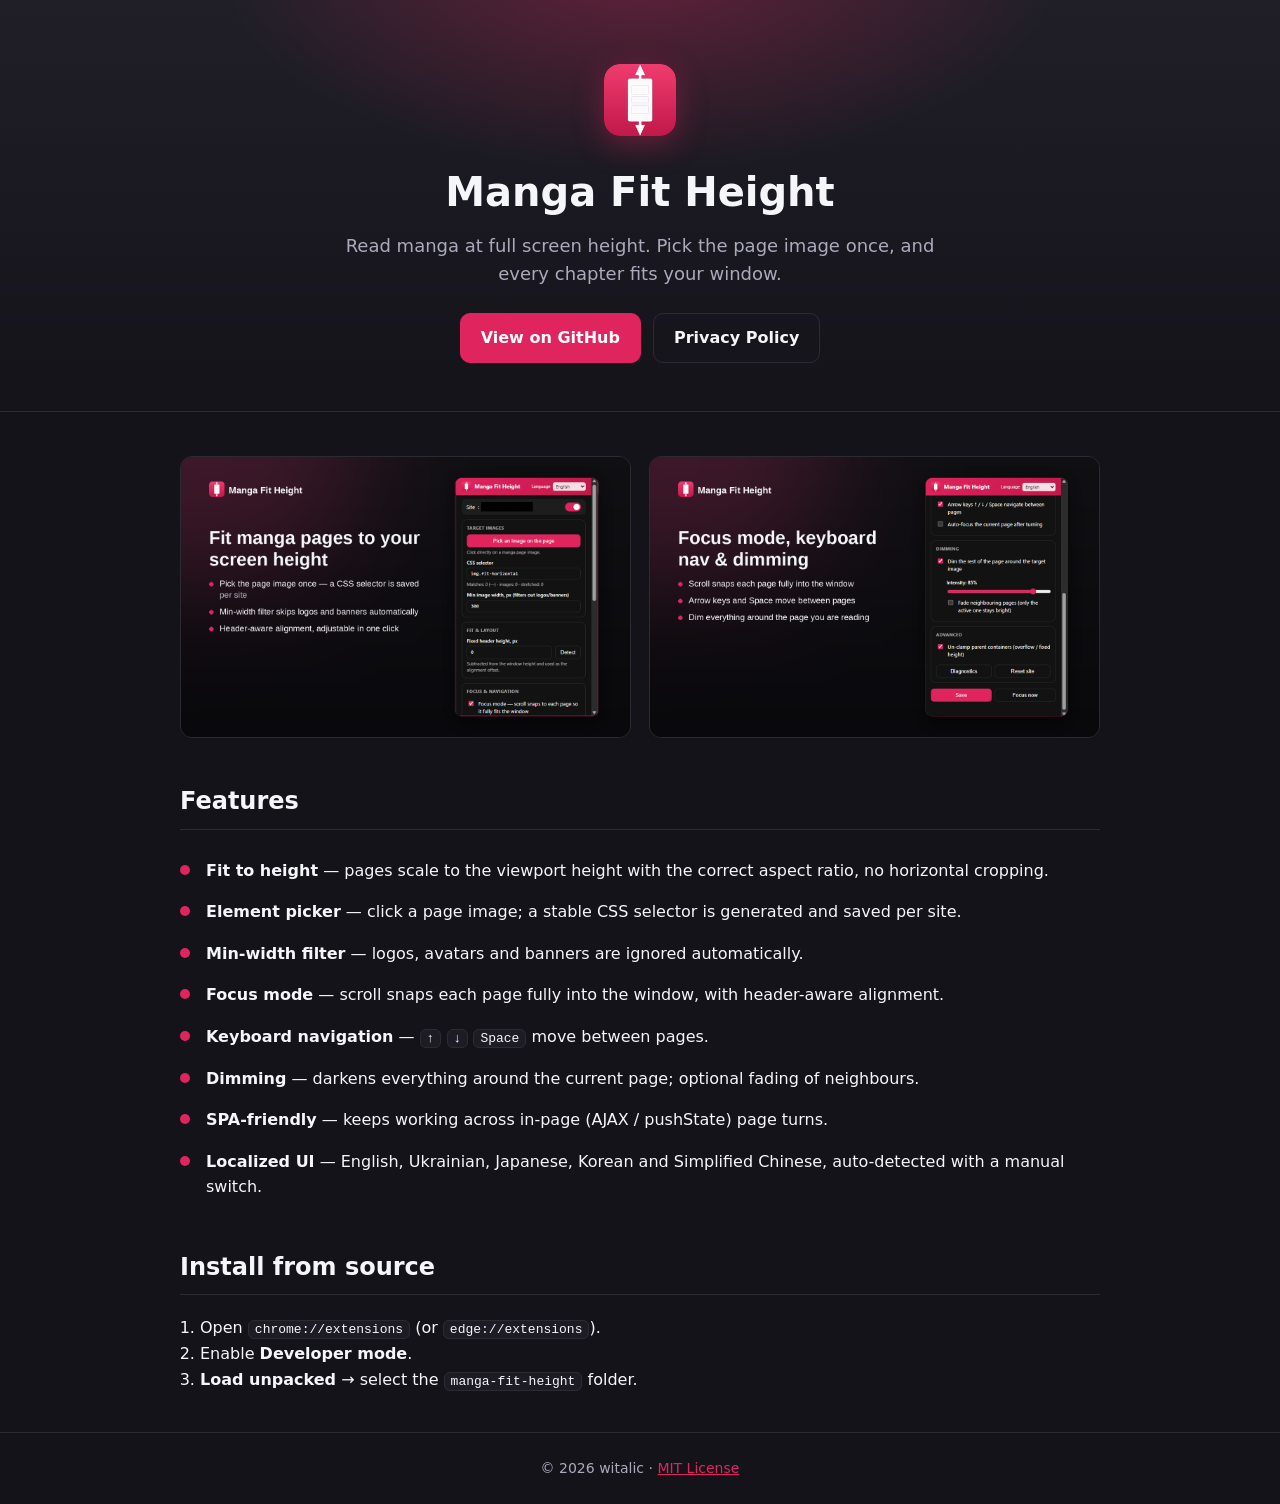
<file: docs/index.html>
<!DOCTYPE html>
<html lang="en">
  <head>
    <meta charset="utf-8" />
    <meta name="viewport" content="width=device-width, initial-scale=1" />
    <title>Manga Fit Height</title>
    <meta name="description" content="Chrome/Edge extension that fits manga page images to your screen height. Per-site element picker, focus mode, keyboard navigation and dimming." />
    <link rel="icon" href="assets/icon128.png" />
    <link rel="stylesheet" href="style.css" />
  </head>
  <body>
    <header class="hero">
      <div class="wrap">
        <img class="logo" src="assets/icon128.png" alt="Manga Fit Height icon" width="72" height="72" />
        <h1>Manga Fit Height</h1>
        <p class="tag">Read manga at full screen height. Pick the page image once, and every chapter fits your window.</p>
        <div class="cta">
          <a class="btn primary" href="https://github.com/witalic/manga-fit-height">View on GitHub</a>
          <a class="btn" href="privacy.html">Privacy Policy</a>
        </div>
      </div>
    </header>

    <main class="wrap">
      <section class="shots">
        <img src="assets/screenshot-1-setup.png" alt="Setup: pick an image and fit to height" />
        <img src="assets/screenshot-2-reading.png" alt="Focus mode, keyboard navigation and dimming" />
      </section>

      <section class="features">
        <h2>Features</h2>
        <ul>
          <li><b>Fit to height</b> — pages scale to the viewport height with the correct aspect ratio, no horizontal cropping.</li>
          <li><b>Element picker</b> — click a page image; a stable CSS selector is generated and saved per site.</li>
          <li><b>Min-width filter</b> — logos, avatars and banners are ignored automatically.</li>
          <li><b>Focus mode</b> — scroll snaps each page fully into the window, with header-aware alignment.</li>
          <li><b>Keyboard navigation</b> — <kbd>↑</kbd> <kbd>↓</kbd> <kbd>Space</kbd> move between pages.</li>
          <li><b>Dimming</b> — darkens everything around the current page; optional fading of neighbours.</li>
          <li><b>SPA-friendly</b> — keeps working across in-page (AJAX / pushState) page turns.</li>
          <li><b>Localized UI</b> — English, Ukrainian, Japanese, Korean and Simplified Chinese, auto-detected with a manual switch.</li>
        </ul>
      </section>

      <section class="install">
        <h2>Install from source</h2>
        <ol>
          <li>Open <code>chrome://extensions</code> (or <code>edge://extensions</code>).</li>
          <li>Enable <b>Developer mode</b>.</li>
          <li><b>Load unpacked</b> → select the <code>manga-fit-height</code> folder.</li>
        </ol>
      </section>
    </main>

    <footer>
      <div class="wrap">
        <span>© 2026 witalic · <a href="https://github.com/witalic/manga-fit-height/blob/main/LICENSE">MIT License</a></span>
      </div>
    </footer>
  </body>
</html>
</file>
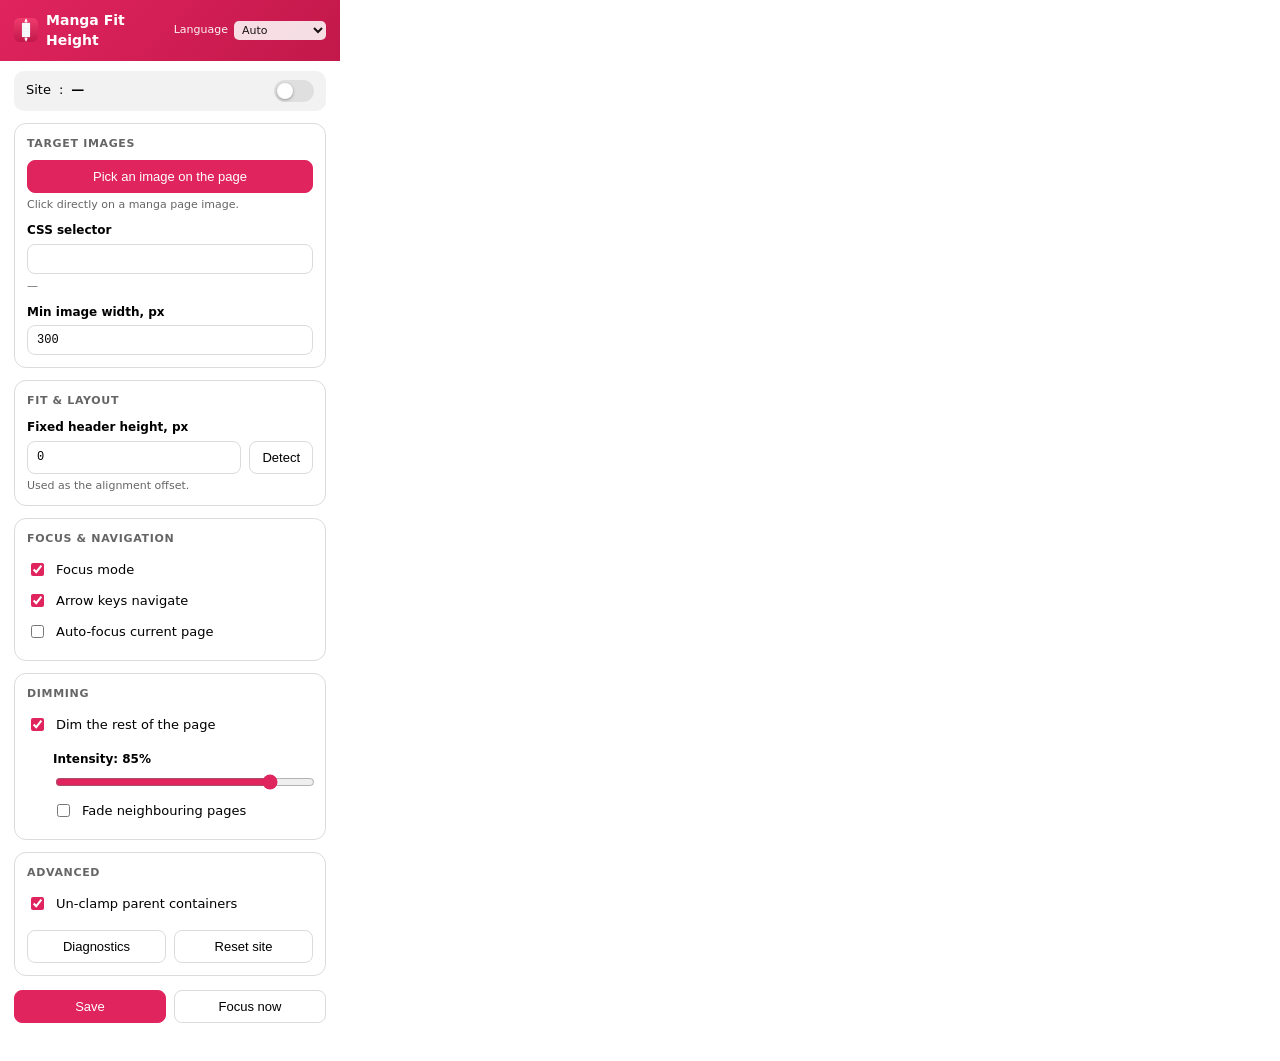
<file: popup.html>
<!DOCTYPE html>
<html>
  <head>
    <meta charset="utf-8" />
    <link rel="stylesheet" href="popup.css" />
  </head>
  <body>
    <header class="topbar">
      <div class="brand">
        <img src="icons/icon48.png" alt="" width="24" height="24" />
        <span data-i18n="appName">Manga Fit Height</span>
      </div>
      <label class="lang">
        <span data-i18n="lang_label">Language</span>
        <select id="lang">
          <option value="auto" data-i18n="lang_auto">Auto</option>
          <option value="en">English</option>
          <option value="uk">Українська</option>
          <option value="ja">日本語</option>
          <option value="ko">한국어</option>
          <option value="zh_CN">简体中文</option>
        </select>
      </label>
    </header>

    <div class="site">
      <span data-i18n="site">Site</span>: <b id="host">—</b>
      <label class="switch">
        <input type="checkbox" id="enabled" />
        <span class="track"></span>
      </label>
    </div>

    <!-- TARGET -->
    <section class="card">
      <h2 data-i18n="sec_target">Target images</h2>
      <button id="pick" class="primary block" data-i18n="pick">Pick an image on the page</button>
      <p class="hint" data-i18n="pick_hint">Click directly on a manga page image.</p>

      <label class="fld" for="selector" data-i18n="selector_label">CSS selector</label>
      <input type="text" id="selector" spellcheck="false" data-i18n-ph="selector_ph" />
      <p class="hint" id="count">—</p>
      <p class="warn" id="broad" data-i18n="broad_warn">Selector is too broad.</p>

      <label class="fld" for="minWidth" data-i18n="minwidth_label">Min image width, px</label>
      <input type="number" id="minWidth" value="300" min="0" max="3000" step="50" />
    </section>

    <!-- FIT -->
    <section class="card">
      <h2 data-i18n="sec_fit">Fit &amp; layout</h2>
      <label class="fld" for="offset" data-i18n="offset_label">Fixed header height, px</label>
      <div class="inline">
        <input type="number" id="offset" value="0" min="0" max="400" step="2" />
        <button id="detect" data-i18n="detect">Detect</button>
      </div>
      <p class="hint" data-i18n="offset_hint">Used as the alignment offset.</p>
    </section>

    <!-- FOCUS -->
    <section class="card">
      <h2 data-i18n="sec_focus">Focus &amp; navigation</h2>
      <label class="opt"><input type="checkbox" id="focus" checked /><span data-i18n="focus">Focus mode</span></label>
      <label class="opt"><input type="checkbox" id="keys" checked /><span data-i18n="keys">Arrow keys navigate</span></label>
      <label class="opt"><input type="checkbox" id="autoFocus" /><span data-i18n="autofocus">Auto-focus current page</span></label>
    </section>

    <!-- DIMMING -->
    <section class="card">
      <h2 data-i18n="sec_dim">Dimming</h2>
      <label class="opt"><input type="checkbox" id="dim" checked /><span data-i18n="dim">Dim the rest of the page</span></label>
      <div id="dimBox">
        <label class="fld" for="dimLevel"><span id="dimLevelLabel">Intensity: 85%</span></label>
        <input type="range" id="dimLevel" min="0" max="100" step="5" value="85" />
        <label class="opt"><input type="checkbox" id="dimInactive" /><span data-i18n="diminactive">Fade neighbouring pages</span></label>
      </div>
    </section>

    <!-- ADVANCED -->
    <section class="card">
      <h2 data-i18n="sec_advanced">Advanced</h2>
      <label class="opt"><input type="checkbox" id="unclamp" checked /><span data-i18n="unclamp">Un-clamp parent containers</span></label>
      <div class="row2">
        <button id="diagBtn" data-i18n="diag">Diagnostics</button>
        <button id="clear" data-i18n="reset">Reset site</button>
      </div>
      <pre id="diag"></pre>
    </section>

    <footer class="footer">
      <button id="save" class="primary" data-i18n="save">Save</button>
      <button id="focusNow" data-i18n="focus_now">Focus now</button>
    </footer>
    <div id="status"></div>

    <script src="i18n.js"></script>
    <script src="popup.js"></script>
  </body>
</html>
</file>
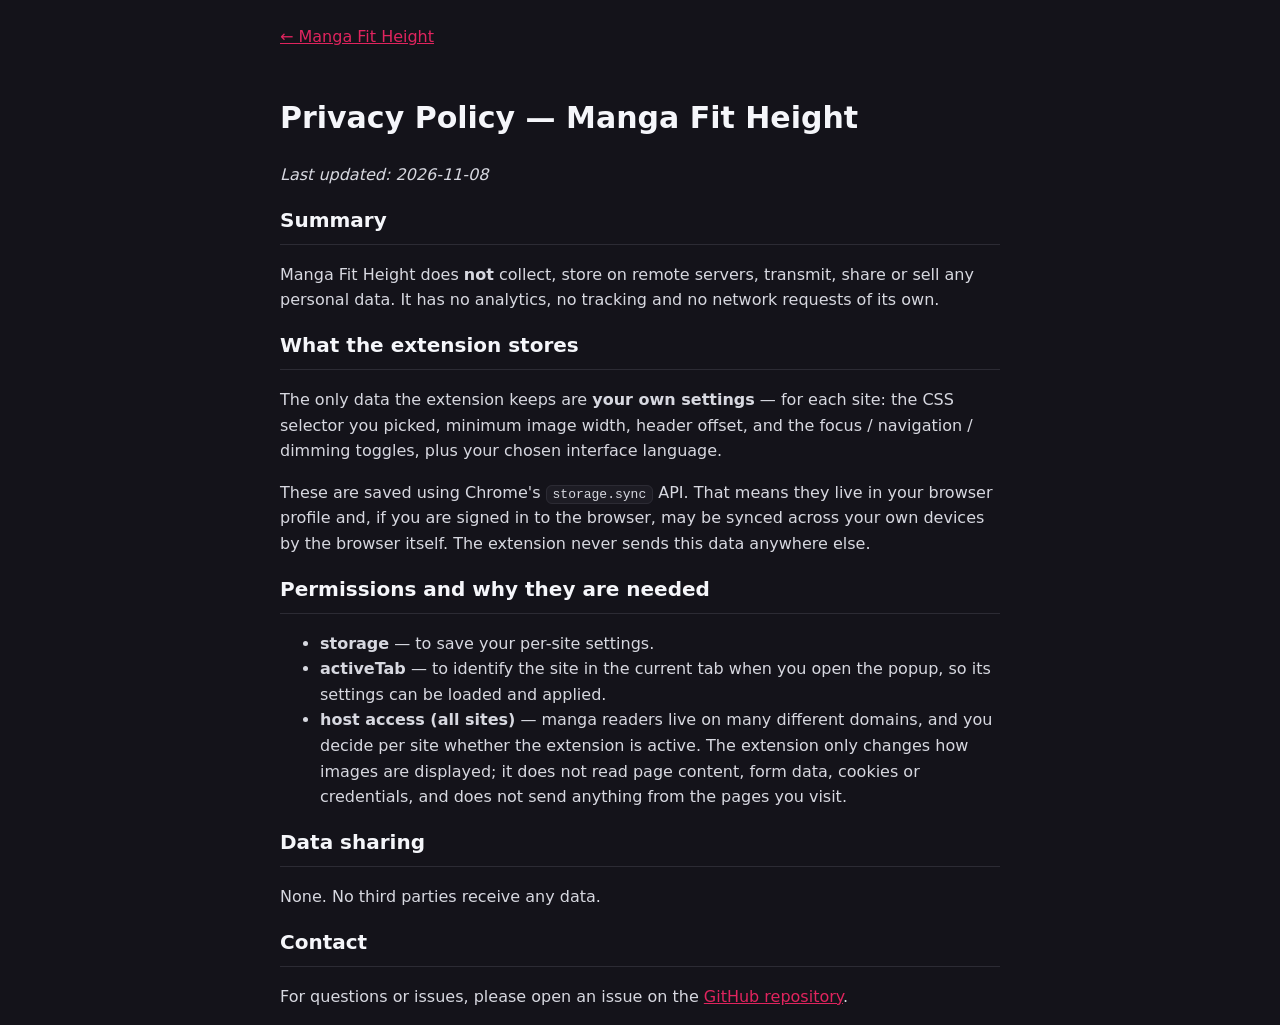
<file: docs/privacy.html>
<!DOCTYPE html>
<html lang="en">
  <head>
    <meta charset="utf-8" />
    <meta name="viewport" content="width=device-width, initial-scale=1" />
    <title>Privacy Policy — Manga Fit Height</title>
    <link rel="icon" href="assets/icon128.png" />
    <link rel="stylesheet" href="style.css" />
  </head>
  <body>
    <main class="wrap doc">
      <a class="back" href="index.html">← Manga Fit Height</a>
      <h1>Privacy Policy — Manga Fit Height</h1>
      <p><em>Last updated: 2026-11-08</em></p>

      <h2>Summary</h2>
      <p>
        Manga Fit Height does <b>not</b> collect, store on remote servers, transmit,
        share or sell any personal data. It has no analytics, no tracking and no
        network requests of its own.
      </p>

      <h2>What the extension stores</h2>
      <p>
        The only data the extension keeps are <b>your own settings</b> — for each
        site: the CSS selector you picked, minimum image width, header offset, and
        the focus / navigation / dimming toggles, plus your chosen interface
        language.
      </p>
      <p>
        These are saved using Chrome's <code>storage.sync</code> API. That means
        they live in your browser profile and, if you are signed in to the browser,
        may be synced across your own devices by the browser itself. The extension
        never sends this data anywhere else.
      </p>

      <h2>Permissions and why they are needed</h2>
      <ul>
        <li><b>storage</b> — to save your per-site settings.</li>
        <li><b>activeTab</b> — to identify the site in the current tab when you
          open the popup, so its settings can be loaded and applied.</li>
        <li><b>host access (all sites)</b> — manga readers live on many different
          domains, and you decide per site whether the extension is active. The
          extension only changes how images are displayed; it does not read page
          content, form data, cookies or credentials, and does not send anything
          from the pages you visit.</li>
      </ul>

      <h2>Data sharing</h2>
      <p>None. No third parties receive any data.</p>

      <h2>Contact</h2>
      <p>
        For questions or issues, please open an issue on the
        <a href="https://github.com/witalic/manga-fit-height/issues">GitHub repository</a>.
      </p>
    </main>
  </body>
</html>
</file>
<file: docs/style.css>
:root {
  --accent: #e0245e;
  --accent-2: #c2184a;
  --bg: #14131a;
  --card: #1d1c24;
  --text: #f5f6fa;
  --sub: #aab;
  --line: #2c2b34;
}

* { box-sizing: border-box; }

body {
  margin: 0;
  background: var(--bg);
  color: var(--text);
  font: 16px/1.6 system-ui, -apple-system, "Segoe UI", sans-serif;
}

.wrap { max-width: 960px; margin: 0 auto; padding: 0 20px; }

a { color: var(--accent); }

.hero {
  text-align: center;
  padding: 64px 0 48px;
  background:
    radial-gradient(600px 300px at 50% -40px, rgba(224, 36, 94, 0.35), transparent 70%),
    linear-gradient(180deg, #201f28, var(--bg));
  border-bottom: 1px solid var(--line);
}
.logo { border-radius: 16px; box-shadow: 0 8px 30px rgba(224, 36, 94, 0.35); }
.hero h1 { font-size: 40px; margin: 16px 0 8px; }
.tag { color: var(--sub); max-width: 620px; margin: 0 auto 24px; font-size: 18px; }

.cta { display: flex; gap: 12px; justify-content: center; flex-wrap: wrap; }
.btn {
  display: inline-block;
  padding: 11px 20px;
  border-radius: 10px;
  border: 1px solid var(--line);
  color: var(--text);
  text-decoration: none;
  font-weight: 600;
}
.btn:hover { border-color: var(--accent); }
.btn.primary { background: var(--accent); border-color: var(--accent); color: #fff; }
.btn.primary:hover { filter: brightness(1.08); }

.shots {
  display: grid;
  grid-template-columns: 1fr 1fr;
  gap: 18px;
  margin: 44px 0;
}
.shots img {
  width: 100%;
  border-radius: 12px;
  border: 1px solid var(--line);
}
@media (max-width: 720px) { .shots { grid-template-columns: 1fr; } }

section { margin: 40px 0; }
h2 { font-size: 24px; border-bottom: 1px solid var(--line); padding-bottom: 8px; }

.features ul { list-style: none; padding: 0; }
.features li { padding: 8px 0 8px 26px; position: relative; }
.features li::before {
  content: "";
  position: absolute;
  left: 0; top: 15px;
  width: 10px; height: 10px;
  border-radius: 50%;
  background: var(--accent);
}

.install ol { padding-left: 20px; }
code, kbd {
  background: var(--card);
  border: 1px solid var(--line);
  border-radius: 6px;
  padding: 1px 6px;
  font: 13px ui-monospace, Menlo, monospace;
}

footer {
  border-top: 1px solid var(--line);
  padding: 24px 0;
  color: var(--sub);
  text-align: center;
  font-size: 14px;
}

.doc { max-width: 760px; }
.doc h1 { font-size: 30px; }
.doc h2 { font-size: 20px; }
.doc p, .doc li { color: #d7d8e0; }
.back { display: inline-block; margin: 24px 0; }
</file>
<file: popup.css>
:root {
  color-scheme: light dark;
  --accent: #e0245e;
  --accent-2: #c2184a;
  --line: rgba(127, 127, 127, 0.28);
  --soft: rgba(127, 127, 127, 0.1);
  --soft-2: rgba(127, 127, 127, 0.16);
}

* { box-sizing: border-box; }

body {
  width: 340px;
  margin: 0;
  padding: 0 0 12px;
  font: 13px/1.45 system-ui, -apple-system, "Segoe UI", sans-serif;
}

/* CJK line breaking: Japanese by phrase, Korean only between words */
:lang(ja) { word-break: auto-phrase; }
:lang(ko) { word-break: keep-all; }

/* Top bar */
.topbar {
  position: sticky;
  top: 0;
  z-index: 5;
  display: flex;
  align-items: center;
  justify-content: space-between;
  gap: 8px;
  padding: 10px 14px;
  background: linear-gradient(135deg, var(--accent), var(--accent-2));
  color: #fff;
}
.brand { display: flex; align-items: center; gap: 8px; font-weight: 700; font-size: 14px; }
.brand img { border-radius: 5px; }
.lang { display: flex; align-items: center; gap: 6px; font-size: 11px; opacity: 0.95; }
.lang select {
  font: 11px system-ui, sans-serif;
  padding: 2px 4px;
  border-radius: 5px;
  border: 0;
  background: rgba(255, 255, 255, 0.9);
  color: #111;
}

/* Site row with the master toggle */
.site {
  display: flex;
  align-items: center;
  gap: 8px;
  margin: 10px 14px 0;
  padding: 9px 12px;
  border-radius: 10px;
  background: var(--soft);
  word-break: break-all;
}
.site b { flex: 1; }

/* Toggle switch */
.switch { position: relative; width: 40px; height: 22px; flex: 0 0 auto; cursor: pointer; }
.switch input { position: absolute; opacity: 0; width: 100%; height: 100%; margin: 0; cursor: pointer; }
.switch .track {
  position: absolute;
  inset: 0;
  border-radius: 999px;
  background: var(--soft-2);
  transition: background 0.15s;
}
.switch .track::after {
  content: "";
  position: absolute;
  top: 3px;
  left: 3px;
  width: 16px;
  height: 16px;
  border-radius: 50%;
  background: #fff;
  box-shadow: 0 1px 3px rgba(0, 0, 0, 0.35);
  transition: transform 0.15s;
}
.switch input:checked + .track { background: var(--accent); }
.switch input:checked + .track::after { transform: translateX(18px); }

/* Section cards */
.card {
  margin: 12px 14px 0;
  padding: 12px;
  border: 1px solid var(--line);
  border-radius: 12px;
}
.card h2 {
  margin: 0 0 8px;
  font-size: 11px;
  letter-spacing: 0.06em;
  text-transform: uppercase;
  opacity: 0.6;
}

/* Fields */
.fld { display: block; margin: 10px 0 4px; font-weight: 600; font-size: 12px; }
input[type="text"],
input[type="number"] {
  width: 100%;
  padding: 7px 9px;
  border: 1px solid var(--line);
  border-radius: 8px;
  background: transparent;
  color: inherit;
  font: 12px ui-monospace, "SF Mono", Menlo, monospace;
}
input[type="range"] { width: 100%; accent-color: var(--accent); }
.inline { display: flex; gap: 8px; }
.inline input { flex: 1; }
.inline button { flex: 0 0 auto; }

/* Checkbox options */
.opt {
  display: flex;
  align-items: flex-start;
  gap: 9px;
  padding: 6px 0;
  cursor: pointer;
}
.opt input { margin-top: 2px; flex: 0 0 auto; accent-color: var(--accent); }
#dimBox { margin-top: 4px; padding-left: 26px; }
#dimBox.off { display: none; }

/* Buttons */
button {
  padding: 8px 12px;
  border-radius: 8px;
  border: 1px solid var(--line);
  background: transparent;
  color: inherit;
  font-size: 13px;
  cursor: pointer;
}
button:hover { background: var(--soft); }
button.primary { background: var(--accent); border-color: var(--accent); color: #fff; }
button.primary:hover { filter: brightness(1.08); background: var(--accent); }
button.block { width: 100%; }
.row2 { display: flex; gap: 8px; margin-top: 10px; }
.row2 button { flex: 1; }

/* Footer */
.footer {
  display: flex;
  gap: 8px;
  margin: 14px 14px 0;
}
.footer button { flex: 1; }

/* Misc */
.hint { margin: 4px 0 0; font-size: 11px; opacity: 0.6; }
.warn { margin: 4px 0 0; font-size: 11px; color: #ffb020; display: none; }
#status { margin: 10px 14px 0; min-height: 16px; font-size: 12px; opacity: 0.85; }
#diag {
  margin: 10px 0 0;
  padding: 8px;
  border-radius: 8px;
  background: var(--soft);
  font: 11px/1.4 ui-monospace, Menlo, monospace;
  white-space: pre-wrap;
  word-break: break-all;
  max-height: 190px;
  overflow: auto;
  display: none;
}
</file>
